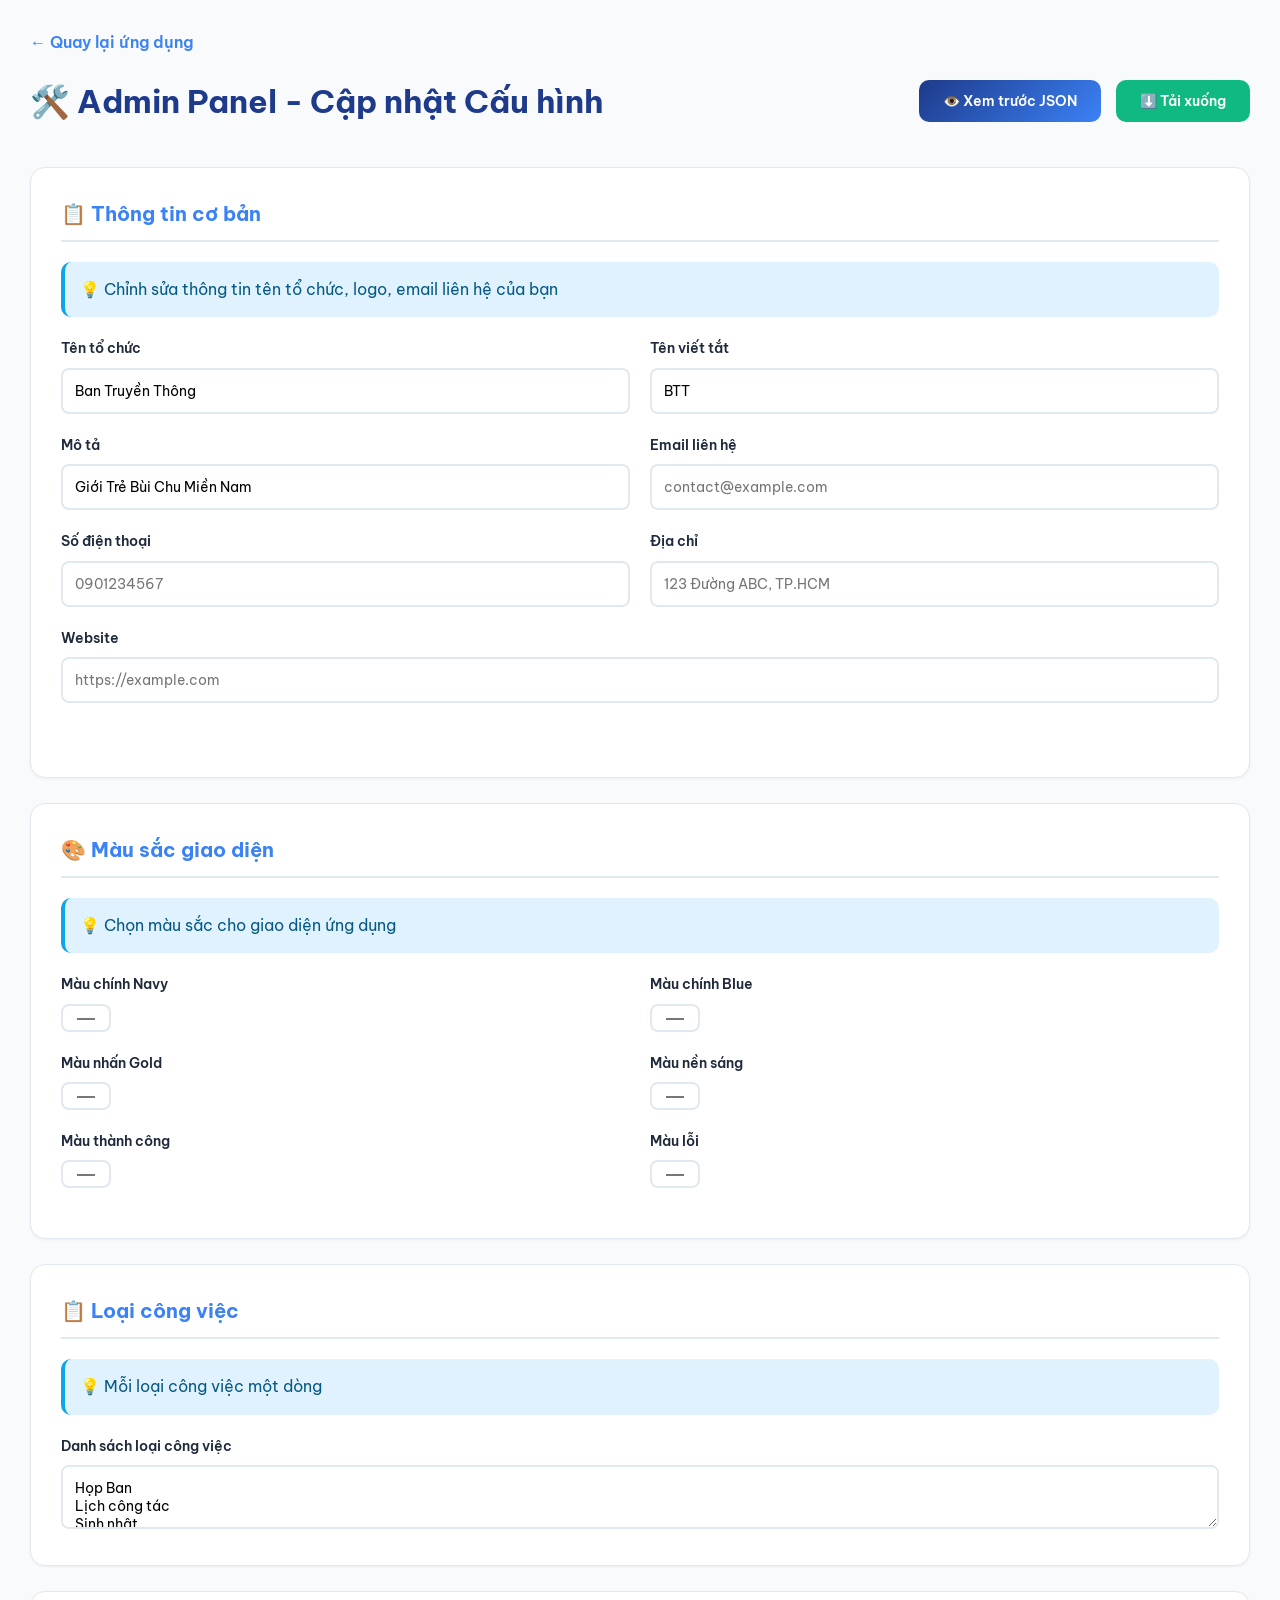
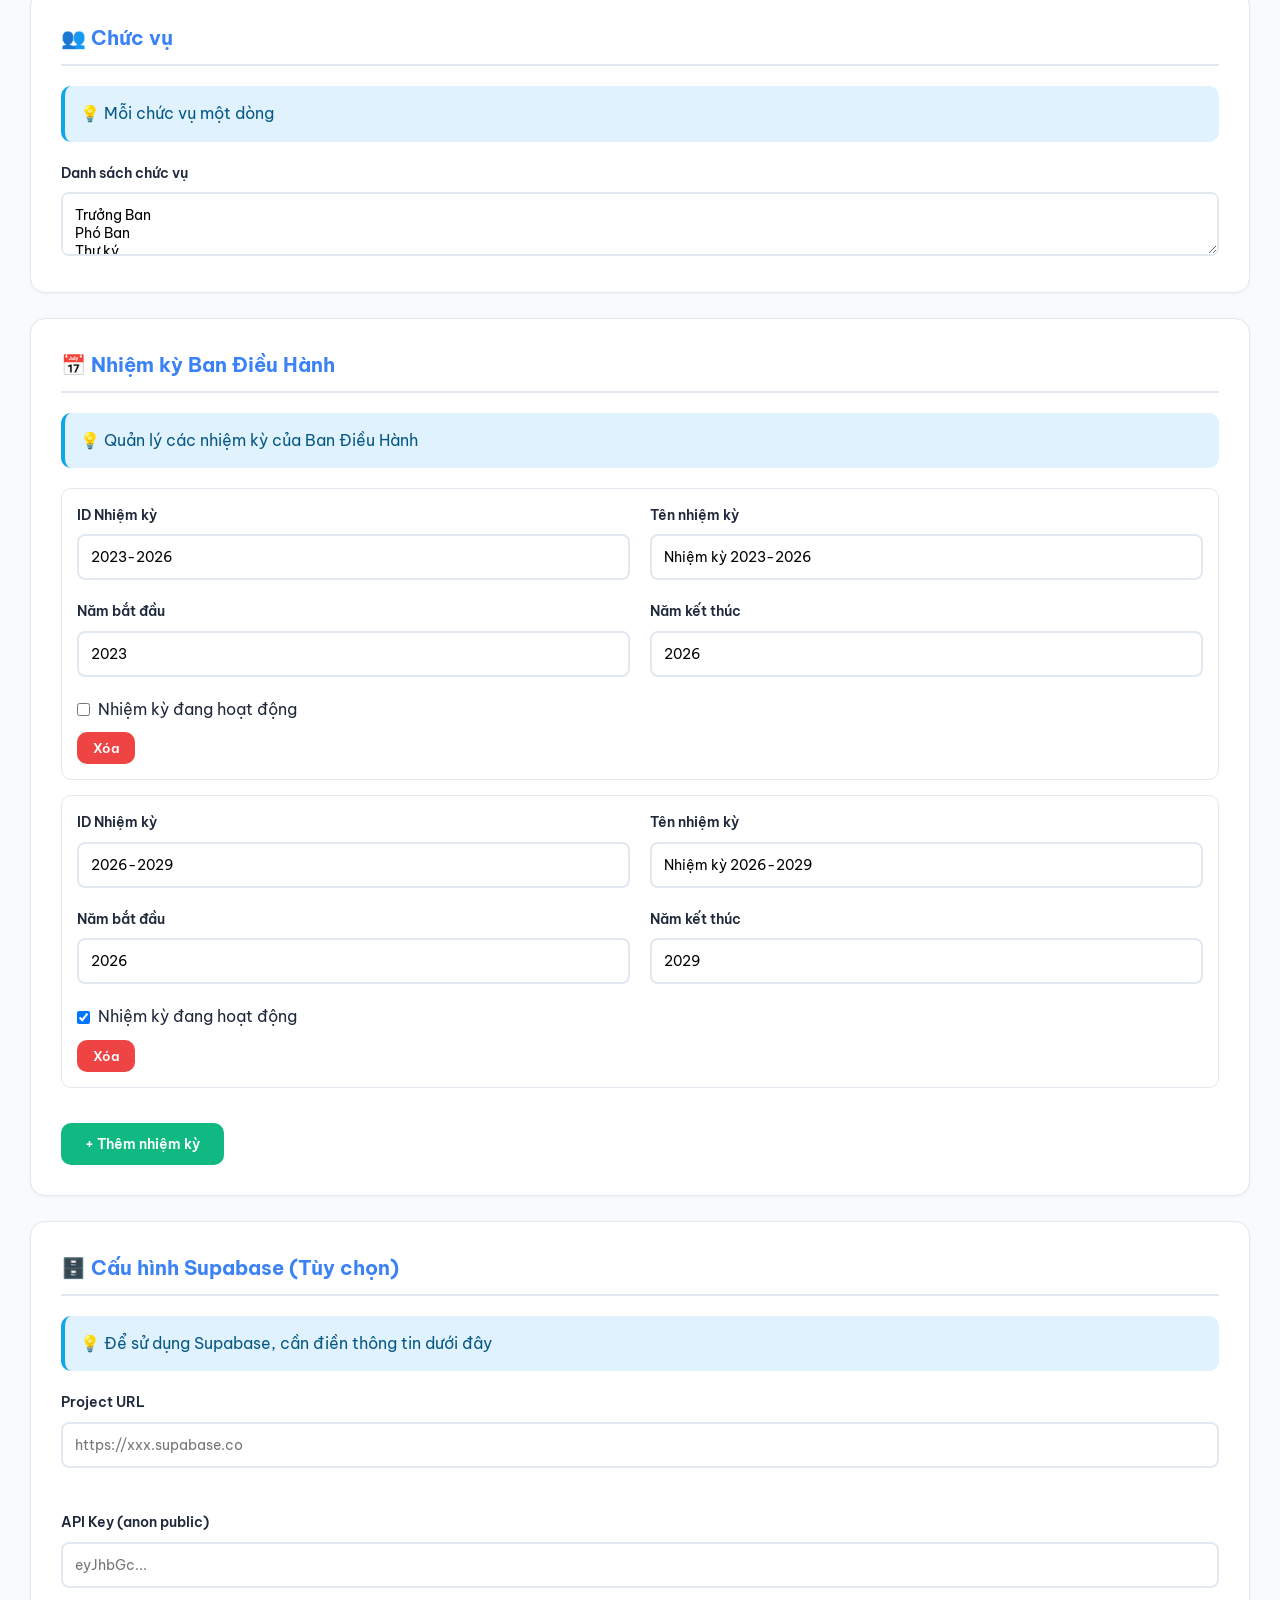
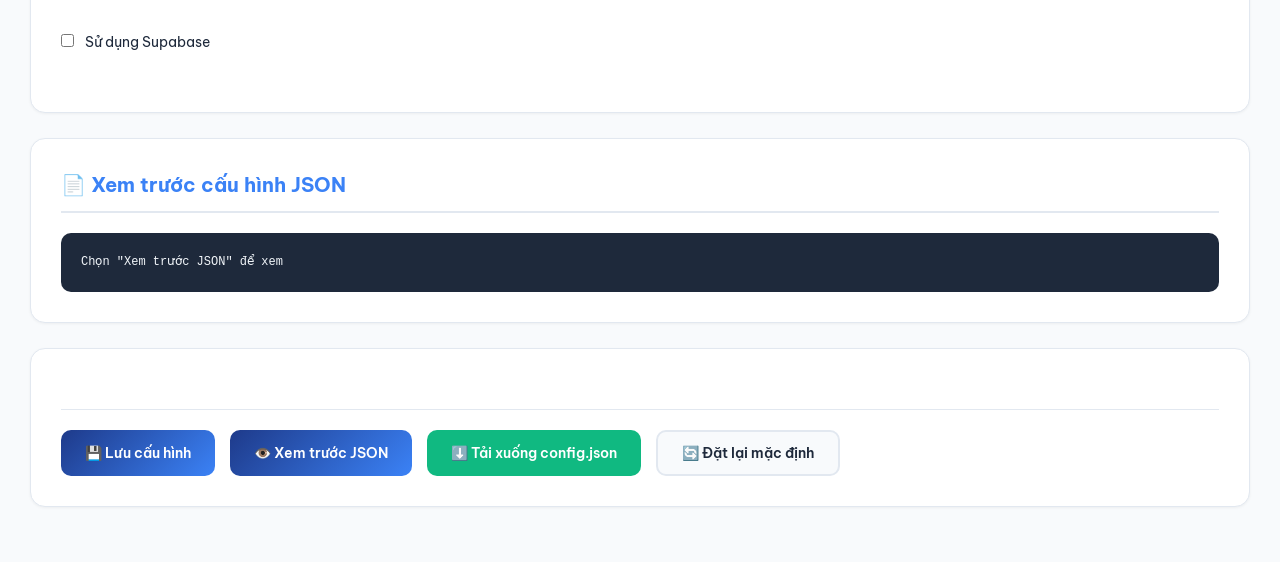
<file: admin.html>
<!DOCTYPE html>
<html lang="vi">
<head>
    <meta charset="UTF-8">
    <meta name="viewport" content="width=device-width, initial-scale=1.0">
    <title>Admin Panel - Ban Truyền Thông</title>
    <link rel="preconnect" href="https://fonts.googleapis.com">
    <link rel="preconnect" href="https://fonts.gstatic.com" crossorigin>
    <link href="https://fonts.googleapis.com/css2?family=Be+Vietnam+Pro:wght@300;400;500;600;700&display=swap" rel="stylesheet">
    <link rel="stylesheet" href="style.css">
    <style>
        .admin-container {
            max-width: 1400px;
            margin: 0 auto;
            padding: 30px;
        }

        .admin-header {
            display: flex;
            justify-content: space-between;
            align-items: center;
            margin-bottom: 40px;
        }

        .admin-header h1 {
            font-size: 32px;
            font-weight: 700;
            color: var(--primary-navy);
        }

        .admin-buttons {
            display: flex;
            gap: 15px;
        }

        .config-section {
            background: white;
            padding: 30px;
            border-radius: 15px;
            margin-bottom: 25px;
            border: 1px solid var(--border-color);
            box-shadow: 0 1px 3px rgba(0,0,0,0.05);
        }

        .config-section h2 {
            color: var(--primary-blue);
            margin-bottom: 20px;
            font-size: 20px;
            font-weight: 700;
            border-bottom: 2px solid var(--border-color);
            padding-bottom: 10px;
        }

        .config-grid {
            display: grid;
            grid-template-columns: repeat(2, 1fr);
            gap: 20px;
            margin-bottom: 20px;
        }

        .form-group-admin {
            display: flex;
            flex-direction: column;
        }

        .form-group-admin label {
            margin-bottom: 8px;
            font-weight: 600;
            color: var(--text-dark);
            font-size: 14px;
        }

        .form-group-admin input,
        .form-group-admin select,
        .form-group-admin textarea {
            padding: 12px;
            border: 2px solid var(--border-color);
            border-radius: 8px;
            font-size: 14px;
            font-family: inherit;
            transition: all 0.3s;
            background: white;
        }

        .form-group-admin input:focus,
        .form-group-admin select:focus,
        .form-group-admin textarea:focus {
            outline: none;
            border-color: var(--primary-blue);
            box-shadow: 0 0 0 3px rgba(59, 130, 246, 0.1);
        }

        .textarea-full {
            grid-column: 1 / -1;
            min-height: 100px;
        }

        .button-group {
            display: flex;
            gap: 15px;
            margin-top: 30px;
            border-top: 1px solid var(--border-color);
            padding-top: 20px;
        }

        .message-box {
            padding: 15px 20px;
            border-radius: 10px;
            margin-bottom: 20px;
            display: none;
        }

        .message-box.success {
            background: #d1fae5;
            color: #065f46;
            display: block;
        }

        .message-box.error {
            background: #fee2e2;
            color: #991b1b;
            display: block;
        }

        .json-preview {
            background: #1e293b;
            color: #f1f5f9;
            padding: 20px;
            border-radius: 10px;
            font-family: 'Courier New', monospace;
            font-size: 12px;
            overflow-x: auto;
            max-height: 400px;
            overflow-y: auto;
            white-space: pre-wrap;
            word-break: break-all;
            margin-top: 20px;
        }

        .info-box {
            background: #e0f2fe;
            color: #075985;
            padding: 15px;
            border-radius: 10px;
            border-left: 4px solid #0ea5e9;
            margin-bottom: 20px;
        }

        .back-button {
            display: inline-block;
            margin-bottom: 20px;
            color: var(--primary-blue);
            text-decoration: none;
            font-weight: 600;
        }

        .back-button:hover {
            text-decoration: underline;
        }
    </style>
</head>
<body style="background: var(--bg-light);">
    <div class="admin-container">
        <a href="index.html" class="back-button">← Quay lại ứng dụng</a>

        <div class="admin-header">
            <h1>🛠️ Admin Panel - Cập nhật Cấu hình</h1>
            <div class="admin-buttons">
                <button class="btn btn-primary" onclick="previewConfig()">👁️ Xem trước JSON</button>
                <button class="btn btn-success" onclick="downloadConfig()">⬇️ Tải xuống</button>
            </div>
        </div>

        <div id="messageBox" class="message-box"></div>

        <!-- SECTION 1: Thông tin cơ bản -->
        <div class="config-section">
            <h2>📋 Thông tin cơ bản</h2>

            <div class="info-box">
                💡 Chỉnh sửa thông tin tên tổ chức, logo, email liên hệ của bạn
            </div>

            <div class="config-grid">
                <div class="form-group-admin">
                    <label>Tên tổ chức</label>
                    <input type="text" id="siteName" placeholder="Ban Truyền Thông">
                </div>
                <div class="form-group-admin">
                    <label>Tên viết tắt</label>
                    <input type="text" id="shortName" placeholder="BTT">
                </div>
                <div class="form-group-admin">
                    <label>Mô tả</label>
                    <input type="text" id="description" placeholder="Hệ thống quản lý nội bộ">
                </div>
                <div class="form-group-admin">
                    <label>Email liên hệ</label>
                    <input type="email" id="email" placeholder="contact@example.com">
                </div>
                <div class="form-group-admin">
                    <label>Số điện thoại</label>
                    <input type="tel" id="phone" placeholder="0901234567">
                </div>
                <div class="form-group-admin">
                    <label>Địa chỉ</label>
                    <input type="text" id="address" placeholder="123 Đường ABC, TP.HCM">
                </div>
                <div class="form-group-admin textarea-full">
                    <label>Website</label>
                    <input type="text" id="website" placeholder="https://example.com">
                </div>
            </div>
        </div>

        <!-- SECTION 2: Màu sắc -->
        <div class="config-section">
            <h2>🎨 Màu sắc giao diện</h2>

            <div class="info-box">
                💡 Chọn màu sắc cho giao diện ứng dụng
            </div>

            <div class="config-grid">
                <div class="form-group-admin">
                    <label>Màu chính Navy</label>
                    <input type="color" id="primaryNavy" value="#1e3a8a">
                </div>
                <div class="form-group-admin">
                    <label>Màu chính Blue</label>
                    <input type="color" id="primaryBlue" value="#3b82f6">
                </div>
                <div class="form-group-admin">
                    <label>Màu nhấn Gold</label>
                    <input type="color" id="accentGold" value="#fbbf24">
                </div>
                <div class="form-group-admin">
                    <label>Màu nền sáng</label>
                    <input type="color" id="bgLight" value="#f8fafc">
                </div>
                <div class="form-group-admin">
                    <label>Màu thành công</label>
                    <input type="color" id="success" value="#10b981">
                </div>
                <div class="form-group-admin">
                    <label>Màu lỗi</label>
                    <input type="color" id="danger" value="#ef4444">
                </div>
            </div>
        </div>

        <!-- SECTION 3: Loại công việc -->
        <div class="config-section">
            <h2>📋 Loại công việc</h2>

            <div class="info-box">
                💡 Mỗi loại công việc một dòng
            </div>

            <div class="form-group-admin textarea-full">
                <label>Danh sách loại công việc</label>
                <textarea id="workTypes" placeholder="Họp Ban&#10;Lịch công tác&#10;Sinh nhật&#10;Sự kiện&#10;Deadline&#10;Content đăng bài">Họp Ban
Lịch công tác
Sinh nhật
Sự kiện
Deadline
Content đăng bài
Livestream
Chương trình</textarea>
            </div>
        </div>

        <!-- SECTION 4: Chức vụ -->
        <div class="config-section">
            <h2>👥 Chức vụ</h2>

            <div class="info-box">
                💡 Mỗi chức vụ một dòng
            </div>

            <div class="form-group-admin textarea-full">
                <label>Danh sách chức vụ</label>
                <textarea id="positions" placeholder="Trưởng Ban&#10;Phó Ban&#10;Thành viên">Trưởng Ban
Phó Ban
Thư ký
Thủ quỹ
Trưởng nhóm
Thành viên</textarea>
            </div>
        </div>

        <!-- SECTION 5: Nhiệm kỳ BĐH -->
        <div class="config-section">
            <h2>📅 Nhiệm kỳ Ban Điều Hành</h2>

            <div class="info-box">
                💡 Quản lý các nhiệm kỳ của Ban Điều Hành
            </div>

            <div id="termsContainer"></div>

            <button class="btn btn-success" onclick="addTerm()" style="margin-top: 20px;">
                + Thêm nhiệm kỳ
            </button>
        </div>

        <!-- SECTION 6: Cấu hình Supabase -->
        <div class="config-section">
            <h2>🗄️ Cấu hình Supabase (Tùy chọn)</h2>

            <div class="info-box">
                💡 Để sử dụng Supabase, cần điền thông tin dưới đây
            </div>

            <div class="config-grid">
                <div class="form-group-admin form-group-admin textarea-full">
                    <label>Project URL</label>
                    <input type="text" id="supabaseUrl" placeholder="https://xxx.supabase.co">
                </div>
                <div class="form-group-admin form-group-admin textarea-full">
                    <label>API Key (anon public)</label>
                    <input type="text" id="supabaseKey" placeholder="eyJhbGc...">
                </div>
                <div class="form-group-admin">
                    <label>
                        <input type="checkbox" id="useSupabase">
                        <span style="font-weight: 400; margin-left: 8px;">Sử dụng Supabase</span>
                    </label>
                </div>
            </div>
        </div>

        <!-- SECTION 7: Xem JSON -->
        <div class="config-section">
            <h2>📄 Xem trước cấu hình JSON</h2>
            <div class="json-preview" id="jsonPreview">Chọn "Xem trước JSON" để xem</div>
        </div>

        <!-- Buttons -->
        <div class="config-section">
            <div class="button-group">
                <button class="btn btn-primary" onclick="saveConfig()">💾 Lưu cấu hình</button>
                <button class="btn btn-primary" onclick="previewConfig()">👁️ Xem trước JSON</button>
                <button class="btn btn-success" onclick="downloadConfig()">⬇️ Tải xuống config.json</button>
                <button class="btn btn-secondary" onclick="resetConfig()">🔄 Đặt lại mặc định</button>
            </div>
        </div>
    </div>

    <script src="offline.js"></script><script>
        let config = {
            version: "1.0.0",
            site: { name: "Ban Truyền Thông", shortName: "BTT" },
            organization: {},
            theme: {},
            settings: { terms: [], workTypes: [], positions: [] }
        };

        // Load config
        async function loadCurrentConfig() {
            try {
                const saved = localStorage.getItem('config') || JSON.stringify(location.protocol === 'file:' ? initialData.config : await (await fetch('config.json')).json());
                config = JSON.parse(saved);
                if (Object.keys(config).length === 0) {
                    config = getDefaultConfig();
                }
            } catch (error) {
                console.error('Load error:', error);
                config = getDefaultConfig();
            }
            populateForm();
        }

        // Populate form
        function populateForm() {
            document.getElementById('siteName').value = config.site?.name || 'Ban Truyền Thông';
            document.getElementById('shortName').value = config.site?.shortName || 'BTT';
            document.getElementById('description').value = config.site?.description || '';
            document.getElementById('email').value = config.organization?.email || '';
            document.getElementById('phone').value = config.organization?.phone || '';
            document.getElementById('address').value = config.organization?.address || '';
            document.getElementById('website').value = config.organization?.website || '';

            const theme = config.theme || {};
            document.getElementById('primaryNavy').value = theme.primaryNavy || '#1e3a8a';
            document.getElementById('primaryBlue').value = theme.primaryBlue || '#3b82f6';
            document.getElementById('accentGold').value = theme.accentGold || '#fbbf24';
            document.getElementById('bgLight').value = theme.bgLight || '#f8fafc';
            document.getElementById('success').value = theme.success || '#10b981';
            document.getElementById('danger').value = theme.danger || '#ef4444';

            const settings = config.settings || {};
            document.getElementById('workTypes').value = (settings.workTypes || []).join('\n');
            document.getElementById('positions').value = (settings.positions || []).join('\n');
            document.getElementById('supabaseUrl').value = config.api?.supabaseUrl || '';
            document.getElementById('supabaseKey').value = config.api?.supabaseKey || '';
            document.getElementById('useSupabase').checked = config.api?.useSupabase || false;

            renderTerms();
        }

        // Render terms
        function renderTerms() {
            const container = document.getElementById('termsContainer');
            container.innerHTML = '';

            const terms = config.settings?.terms || [];
            terms.forEach((term, index) => {
                container.innerHTML += `
                    <div style="border: 1px solid var(--border-color); padding: 15px; border-radius: 10px; margin-bottom: 15px;">
                        <div class="config-grid">
                            <div class="form-group-admin">
                                <label>ID Nhiệm kỳ</label>
                                <input type="text" value="${term.id}" onchange="updateTerm(${index}, 'id', this.value)">
                            </div>
                            <div class="form-group-admin">
                                <label>Tên nhiệm kỳ</label>
                                <input type="text" value="${term.name}" onchange="updateTerm(${index}, 'name', this.value)">
                            </div>
                            <div class="form-group-admin">
                                <label>Năm bắt đầu</label>
                                <input type="number" value="${term.startYear}" onchange="updateTerm(${index}, 'startYear', parseInt(this.value))">
                            </div>
                            <div class="form-group-admin">
                                <label>Năm kết thúc</label>
                                <input type="number" value="${term.endYear}" onchange="updateTerm(${index}, 'endYear', parseInt(this.value))">
                            </div>
                        </div>
                        <label style="margin-top: 10px; display: flex; align-items: center; gap: 8px;">
                            <input type="checkbox" ${term.active ? 'checked' : ''} onchange="updateTerm(${index}, 'active', this.checked)">
                            <span style="font-weight: 400;">Nhiệm kỳ đang hoạt động</span>
                        </label>
                        <button class="btn btn-sm btn-danger" style="margin-top: 10px;" onclick="removeTerm(${index})">Xóa</button>
                    </div>
                `;
            });
        }

        function updateTerm(index, field, value) {
            if (!config.settings.terms[index]) return;
            config.settings.terms[index][field] = value;
        }

        function addTerm() {
            const year = new Date().getFullYear();
            if (!config.settings.terms) config.settings.terms = [];
            config.settings.terms.push({
                id: `${year}-${year + 3}`,
                name: `Nhiệm kỳ ${year}-${year + 3}`,
                startYear: year,
                endYear: year + 3,
                active: false
            });
            renderTerms();
        }

        function removeTerm(index) {
            if (confirm('Xóa nhiệm kỳ này?')) {
                config.settings.terms.splice(index, 1);
                renderTerms();
            }
        }

        // Save config
        function saveConfig() {
            config.site = {
                ...config.site,
                name: document.getElementById('siteName').value,
                shortName: document.getElementById('shortName').value,
                description: document.getElementById('description').value
            };

            config.organization = {
                ...config.organization,
                email: document.getElementById('email').value,
                phone: document.getElementById('phone').value,
                address: document.getElementById('address').value,
                website: document.getElementById('website').value
            };

            config.theme = {
                ...config.theme,
                primaryNavy: document.getElementById('primaryNavy').value,
                primaryBlue: document.getElementById('primaryBlue').value,
                accentGold: document.getElementById('accentGold').value,
                bgLight: document.getElementById('bgLight').value,
                success: document.getElementById('success').value,
                danger: document.getElementById('danger').value
            };

            config.settings = config.settings || {};
            config.settings.workTypes = document.getElementById('workTypes').value.split('\n').filter(t => t.trim());
            config.settings.positions = document.getElementById('positions').value.split('\n').filter(p => p.trim());

            if (document.getElementById('useSupabase').checked) {
                config.api = {
                    useSupabase: true,
                    supabaseUrl: document.getElementById('supabaseUrl').value,
                    supabaseKey: document.getElementById('supabaseKey').value
                };
            }

            localStorage.setItem('config', JSON.stringify(config));
            showMessage('✅ Cấu hình đã được lưu!', 'success');
        }

        // Preview JSON
        function previewConfig() {
            saveConfig();
            document.getElementById('jsonPreview').textContent = JSON.stringify(config, null, 2);
            showMessage('👁️ Xem trước JSON ở trên', 'success');
        }

        // Download config
        function downloadConfig() {
            saveConfig();
            const blob = new Blob([JSON.stringify(config, null, 2)], { type: 'application/json' });
            const url = URL.createObjectURL(blob);
            const a = document.createElement('a');
            a.href = url;
            a.download = 'config.json';
            a.click();
            showMessage('⬇️ Đã tải xuống config.json', 'success');
        }

        // Reset config
        function resetConfig() {
            if (confirm('Đặt lại tất cả về mặc định?')) {
                config = getDefaultConfig();
                localStorage.removeItem('config');
                populateForm();
                showMessage('✅ Đặt lại cấu hình mặc định', 'success');
            }
        }

        function getDefaultConfig() {
            return structuredClone(initialData.config);
        }

        function showMessage(text, type) {
            const msg = document.getElementById('messageBox');
            msg.textContent = text;
            msg.className = `message-box ${type}`;
            setTimeout(() => { msg.className = 'message-box'; }, 5000);
        }

        // Load on page load
        window.onload = loadCurrentConfig;
    </script>
</body>
</html>
</file>
<file: style.css>
/* ============================================
   BAN TRUYỀN THÔNG - STYLESHEET
   Version: 1.0.0
   ============================================ */

* {
    margin: 0;
    padding: 0;
    box-sizing: border-box;
}

:root {
    /* Colors - Có thể override từ config.json */
    --primary-navy: #1e3a8a;
    --primary-blue: #3b82f6;
    --accent-gold: #fbbf24;
    --bg-light: #f8fafc;
    --bg-white: #ffffff;
    --text-dark: #1e293b;
    --text-gray: #64748b;
    --border-color: #e2e8f0;
    --success: #10b981;
    --danger: #ef4444;
    --warning: #f59e0b;
    --info: #0ea5e9;
    
    /* Shadows */
    --shadow-sm: 0 1px 3px rgba(0,0,0,0.05);
    --shadow-md: 0 4px 6px rgba(0,0,0,0.07);
    --shadow-lg: 0 10px 25px rgba(0,0,0,0.1);
    --shadow-xl: 0 20px 40px rgba(0,0,0,0.15);
    
    /* Border Radius */
    --radius-sm: 8px;
    --radius-md: 10px;
    --radius-lg: 15px;
    --radius-xl: 20px;
    --radius-full: 9999px;
    
    /* Transitions */
    --transition-fast: 0.15s ease;
    --transition-base: 0.3s ease;
    --transition-slow: 0.5s ease;
}

/* Dark Mode */
body.dark-mode {
    --bg-light: #0f172a;
    --bg-white: #1e293b;
    --text-dark: #f1f5f9;
    --text-gray: #94a3b8;
    --border-color: #334155;
}

/* Base Styles */
body {
    font-family: 'Be Vietnam Pro', -apple-system, BlinkMacSystemFont, 'Segoe UI', sans-serif;
    background: var(--bg-light);
    color: var(--text-dark);
    line-height: 1.6;
    -webkit-font-smoothing: antialiased;
    -moz-osx-font-smoothing: grayscale;
    
    /* Prevent selection & download */
    -webkit-user-select: none;
    -moz-user-select: none;
    -ms-user-select: none;
    user-select: none;
    -webkit-touch-callout: none;
}

/* Loading Screen */
.loading-screen {
    position: fixed;
    top: 0;
    left: 0;
    width: 100%;
    height: 100%;
    background: linear-gradient(135deg, var(--primary-navy) 0%, var(--primary-blue) 100%);
    display: flex;
    flex-direction: column;
    justify-content: center;
    align-items: center;
    z-index: 99999;
    transition: opacity 0.5s, visibility 0.5s;
}

.loading-screen.hidden {
    opacity: 0;
    visibility: hidden;
}

.loader {
    width: 60px;
    height: 60px;
    border: 4px solid rgba(255,255,255,0.2);
    border-top: 4px solid white;
    border-radius: 50%;
    animation: spin 1s linear infinite;
}

.loading-text {
    color: white;
    margin-top: 20px;
    font-size: 16px;
    font-weight: 500;
}

@keyframes spin {
    0% { transform: rotate(0deg); }
    100% { transform: rotate(360deg); }
}

/* Login Screen */
.login-screen {
    position: fixed;
    top: 0;
    left: 0;
    width: 100%;
    height: 100%;
    background: linear-gradient(135deg, var(--primary-navy) 0%, var(--primary-blue) 100%);
    display: none;
    justify-content: center;
    align-items: center;
    z-index: 9999;
    padding: 20px;
}

.login-screen.active {
    display: flex;
}

.login-box {
    background: var(--bg-white);
    padding: 50px;
    border-radius: var(--radius-xl);
    box-shadow: var(--shadow-xl);
    width: 100%;
    max-width: 450px;
    animation: slideUp 0.4s ease;
}

@keyframes slideUp {
    from {
        opacity: 0;
        transform: translateY(30px);
    }
    to {
        opacity: 1;
        transform: translateY(0);
    }
}

.login-logo {
    text-align: center;
    margin-bottom: 30px;
}

.login-logo img {
    width: 80px;
    height: 80px;
    border-radius: 50%;
    object-fit: cover;
    margin-bottom: 15px;
    box-shadow: var(--shadow-md);
}

.login-logo h2 {
    color: var(--primary-navy);
    font-size: 24px;
    font-weight: 700;
    margin-bottom: 5px;
}

.login-logo p {
    color: var(--text-gray);
    font-size: 14px;
}

/* Form Elements */
.form-group {
    margin-bottom: 20px;
}

.form-group label {
    display: block;
    margin-bottom: 8px;
    color: var(--text-dark);
    font-weight: 600;
    font-size: 14px;
}

.form-group input,
.form-group select,
.form-group textarea {
    width: 100%;
    padding: 12px 16px;
    border: 2px solid var(--border-color);
    border-radius: var(--radius-md);
    font-size: 14px;
    font-family: inherit;
    transition: all var(--transition-base);
    background: var(--bg-white);
    color: var(--text-dark);
}

.form-group input:focus,
.form-group select:focus,
.form-group textarea:focus {
    outline: none;
    border-color: var(--primary-blue);
    box-shadow: 0 0 0 3px rgba(59, 130, 246, 0.1);
}

.form-group textarea {
    resize: vertical;
    min-height: 100px;
}

.form-grid {
    display: grid;
    grid-template-columns: repeat(2, 1fr);
    gap: 20px;
}

.form-grid-full {
    grid-column: 1 / -1;
}

/* Buttons */
.btn {
    padding: 12px 24px;
    border: none;
    border-radius: var(--radius-md);
    cursor: pointer;
    font-weight: 600;
    font-size: 14px;
    transition: all var(--transition-base);
    display: inline-flex;
    align-items: center;
    justify-content: center;
    gap: 8px;
    font-family: inherit;
    text-decoration: none;
    white-space: nowrap;
}

.btn-primary {
    background: linear-gradient(135deg, var(--primary-navy) 0%, var(--primary-blue) 100%);
    color: white;
}

.btn-primary:hover {
    transform: translateY(-2px);
    box-shadow: var(--shadow-lg);
}

.btn-secondary {
    background: var(--bg-light);
    color: var(--text-dark);
    border: 2px solid var(--border-color);
}

.btn-secondary:hover {
    border-color: var(--primary-blue);
    color: var(--primary-blue);
}

.btn-success {
    background: var(--success);
    color: white;
}

.btn-danger {
    background: var(--danger);
    color: white;
}

.btn-warning {
    background: var(--warning);
    color: white;
}

.btn-info {
    background: var(--info);
    color: white;
}

.btn-sm {
    padding: 8px 16px;
    font-size: 13px;
}

.btn-lg {
    padding: 16px 32px;
    font-size: 16px;
}

.btn-block {
    width: 100%;
}

.btn:disabled {
    opacity: 0.5;
    cursor: not-allowed;
}

.btn-login {
    width: 100%;
    padding: 14px;
    background: linear-gradient(135deg, var(--primary-navy) 0%, var(--primary-blue) 100%);
    color: white;
    border: none;
    border-radius: var(--radius-md);
    font-size: 16px;
    font-weight: 600;
    cursor: pointer;
    transition: all var(--transition-base);
}

.btn-login:hover {
    transform: translateY(-2px);
    box-shadow: var(--shadow-lg);
}

/* Forgot Password Link */
.forgot-password {
    text-align: center;
    margin-top: 15px;
}

.forgot-password a {
    color: var(--primary-blue);
    text-decoration: none;
    font-size: 14px;
    font-weight: 500;
    transition: all var(--transition-fast);
}

.forgot-password a:hover {
    text-decoration: underline;
    color: var(--primary-navy);
}

/* Messages */
.message {
    padding: 15px 20px;
    border-radius: var(--radius-md);
    margin-bottom: 20px;
    display: none;
    align-items: center;
    gap: 10px;
    animation: slideDown 0.3s ease;
}

.message.show {
    display: flex;
}

.message.success {
    background: #d1fae5;
    color: #065f46;
    border-left: 4px solid var(--success);
}

.message.error {
    background: #fee2e2;
    color: #991b1b;
    border-left: 4px solid var(--danger);
}

.message.warning {
    background: #fef3c7;
    color: #92400e;
    border-left: 4px solid var(--warning);
}

.message.info {
    background: #e0f2fe;
    color: #075985;
    border-left: 4px solid var(--info);
}

@keyframes slideDown {
    from {
        opacity: 0;
        transform: translateY(-10px);
    }
    to {
        opacity: 1;
        transform: translateY(0);
    }
}

/* App Container */
.app-container {
    display: none;
    height: 100vh;
    overflow: hidden;
}

.app-container.active {
    display: flex;
}

/* Sidebar */
.sidebar {
    width: 280px;
    background: var(--bg-white);
    border-right: 1px solid var(--border-color);
    display: flex;
    flex-direction: column;
    transition: all var(--transition-base);
    position: relative;
    z-index: 100;
}

.sidebar.collapsed {
    width: 80px;
}

.sidebar-header {
    padding: 25px 20px;
    border-bottom: 1px solid var(--border-color);
    display: flex;
    align-items: center;
    gap: 15px;
}

.sidebar-logo {
    width: 50px;
    height: 50px;
    border-radius: 12px;
    object-fit: cover;
    cursor: pointer;
    transition: transform var(--transition-base);
}

.sidebar-logo:hover {
    transform: scale(1.05);
}

.sidebar-title {
    flex: 1;
    transition: opacity var(--transition-base);
}

.sidebar.collapsed .sidebar-title {
    opacity: 0;
    display: none;
}

.sidebar-title h1 {
    font-size: 18px;
    font-weight: 700;
    color: var(--primary-navy);
    margin-bottom: 2px;
}

.sidebar-title p {
    font-size: 12px;
    color: var(--text-gray);
}

.sidebar-nav {
    flex: 1;
    padding: 20px 10px;
    overflow-y: auto;
}

.sidebar-nav::-webkit-scrollbar {
    width: 6px;
}

.sidebar-nav::-webkit-scrollbar-thumb {
    background: var(--border-color);
    border-radius: 3px;
}

.nav-item {
    display: flex;
    align-items: center;
    gap: 15px;
    padding: 12px 15px;
    margin-bottom: 5px;
    border-radius: var(--radius-md);
    cursor: pointer;
    transition: all var(--transition-base);
    color: var(--text-gray);
    font-weight: 500;
    font-size: 14px;
    position: relative;
}

.nav-item:hover {
    background: var(--bg-light);
    color: var(--primary-blue);
}

.nav-item.active {
    background: linear-gradient(135deg, var(--primary-navy) 0%, var(--primary-blue) 100%);
    color: white;
    box-shadow: var(--shadow-md);
}

.nav-item i {
    font-size: 20px;
    width: 24px;
    text-align: center;
    font-style: normal;
}

.sidebar.collapsed .nav-item span {
    display: none;
}

.sidebar.collapsed .nav-item {
    justify-content: center;
}

.sidebar-footer {
    padding: 20px;
    border-top: 1px solid var(--border-color);
}

.user-profile {
    display: flex;
    align-items: center;
    gap: 12px;
    cursor: pointer;
    padding: 10px;
    border-radius: var(--radius-md);
    transition: all var(--transition-base);
}

.user-profile:hover {
    background: var(--bg-light);
}

.user-avatar {
    width: 45px;
    height: 45px;
    border-radius: 50%;
    object-fit: cover;
    border: 2px solid var(--accent-gold);
    transition: transform var(--transition-base);
}

.user-profile:hover .user-avatar {
    transform: scale(1.05);
}

.user-info {
    flex: 1;
    transition: opacity var(--transition-base);
}

.sidebar.collapsed .user-info {
    opacity: 0;
    display: none;
}

.user-info h4 {
    font-size: 14px;
    font-weight: 600;
    color: var(--text-dark);
}

.user-info p {
    font-size: 12px;
    color: var(--text-gray);
}

/* Main Content */
.main-content {
    flex: 1;
    display: flex;
    flex-direction: column;
    overflow: hidden;
    background: var(--bg-light);
}

/* Top Bar */
.top-bar {
    background: var(--bg-white);
    border-bottom: 1px solid var(--border-color);
    padding: 20px 30px;
    display: flex;
    justify-content: space-between;
    align-items: center;
    box-shadow: var(--shadow-sm);
    position: relative;
    z-index: 90;
}

.top-bar-left {
    display: flex;
    align-items: center;
    gap: 20px;
}

.menu-toggle {
    font-size: 24px;
    cursor: pointer;
    color: var(--text-gray);
    transition: color var(--transition-fast);
    padding: 8px;
    border-radius: var(--radius-sm);
}

.menu-toggle:hover {
    color: var(--primary-blue);
    background: var(--bg-light);
}

.search-bar {
    position: relative;
}

.search-bar input {
    width: 350px;
    padding: 10px 40px 10px 15px;
    border: 2px solid var(--border-color);
    border-radius: var(--radius-md);
    font-size: 14px;
    background: var(--bg-light);
    transition: all var(--transition-base);
}

.search-bar input:focus {
    outline: none;
    border-color: var(--primary-blue);
    background: var(--bg-white);
    box-shadow: 0 0 0 3px rgba(59, 130, 246, 0.1);
}

.search-bar i {
    position: absolute;
    right: 15px;
    top: 50%;
    transform: translateY(-50%);
    color: var(--text-gray);
    font-style: normal;
}

.top-bar-right {
    display: flex;
    align-items: center;
    gap: 15px;
}

.icon-btn {
    width: 40px;
    height: 40px;
    border-radius: var(--radius-md);
    background: var(--bg-light);
    border: none;
    cursor: pointer;
    display: flex;
    align-items: center;
    justify-content: center;
    font-size: 18px;
    transition: all var(--transition-base);
    position: relative;
}

.icon-btn:hover {
    background: var(--border-color);
    transform: translateY(-2px);
}

.theme-toggle {
    width: 40px;
    height: 40px;
    border-radius: var(--radius-md);
    background: var(--bg-light);
    border: none;
    cursor: pointer;
    display: flex;
    align-items: center;
    justify-content: center;
    font-size: 18px;
    transition: all var(--transition-base);
}

.theme-toggle:hover {
    background: var(--border-color);
    transform: rotate(15deg);
}

.notification-btn {
    position: relative;
    width: 40px;
    height: 40px;
    border-radius: var(--radius-md);
    background: var(--bg-light);
    border: none;
    cursor: pointer;
    display: flex;
    align-items: center;
    justify-content: center;
    font-size: 18px;
    transition: all var(--transition-base);
}

.notification-btn:hover {
    background: var(--border-color);
    transform: translateY(-2px);
}

.notification-badge {
    position: absolute;
    top: -5px;
    right: -5px;
    background: var(--danger);
    color: white;
    width: 20px;
    height: 20px;
    border-radius: 50%;
    font-size: 11px;
    display: flex;
    align-items: center;
    justify-content: center;
    font-weight: 600;
    animation: pulse 2s infinite;
}

@keyframes pulse {
    0%, 100% { transform: scale(1); }
    50% { transform: scale(1.1); }
}

.btn-logout {
    padding: 10px 20px;
    background: var(--danger);
    color: white;
    border: none;
    border-radius: var(--radius-md);
    cursor: pointer;
    font-weight: 600;
    font-size: 14px;
    transition: all var(--transition-base);
}

.btn-logout:hover {
    background: #dc2626;
    transform: translateY(-2px);
    box-shadow: var(--shadow-md);
}

/* Content Wrapper */
.content-wrapper {
    flex: 1;
    overflow-y: auto;
    padding: 30px;
}

.content-wrapper::-webkit-scrollbar {
    width: 10px;
}

.content-wrapper::-webkit-scrollbar-thumb {
    background: var(--border-color);
    border-radius: 5px;
}

.content-wrapper::-webkit-scrollbar-track {
    background: var(--bg-light);
}

.content-header {
    display: flex;
    justify-content: space-between;
    align-items: center;
    margin-bottom: 30px;
}

.content-header h2 {
    font-size: 28px;
    font-weight: 700;
    color: var(--text-dark);
}

.content-header p {
    color: var(--text-gray);
    margin-top: 5px;
    font-size: 14px;
}

.header-actions {
    display: flex;
    gap: 15px;
}

/* Cards */
.card {
    background: var(--bg-white);
    border-radius: var(--radius-lg);
    padding: 25px;
    box-shadow: var(--shadow-sm);
    border: 1px solid var(--border-color);
    margin-bottom: 20px;
    transition: all var(--transition-base);
}

.card:hover {
    box-shadow: var(--shadow-md);
}

.card-header {
    display: flex;
    justify-content: space-between;
    align-items: center;
    margin-bottom: 20px;
    padding-bottom: 15px;
    border-bottom: 1px solid var(--border-color);
}

.card-header h3 {
    font-size: 18px;
    font-weight: 700;
    color: var(--text-dark);
}

.card-body {
    padding: 0;
}

/* Stats Grid */
.stats-grid {
    display: grid;
    grid-template-columns: repeat(auto-fit, minmax(250px, 1fr));
    gap: 20px;
    margin-bottom: 30px;
}

.stat-card {
    background: linear-gradient(135deg, var(--primary-navy) 0%, var(--primary-blue) 100%);
    color: white;
    padding: 25px;
    border-radius: var(--radius-lg);
    position: relative;
    overflow: hidden;
    transition: transform var(--transition-base);
}

.stat-card:hover {
    transform: translateY(-5px);
    box-shadow: var(--shadow-lg);
}

.stat-card::before {
    content: '';
    position: absolute;
    top: -50%;
    right: -20%;
    width: 200px;
    height: 200px;
    background: rgba(255,255,255,0.1);
    border-radius: 50%;
}

.stat-card-content {
    position: relative;
    z-index: 1;
}

.stat-card h3 {
    font-size: 36px;
    font-weight: 700;
    margin-bottom: 10px;
}

.stat-card p {
    font-size: 14px;
    opacity: 0.9;
}

.stat-card i {
    position: absolute;
    bottom: 20px;
    right: 20px;
    font-size: 50px;
    opacity: 0.2;
    font-style: normal;
}

/* Work Item */
.work-item {
    background: var(--bg-white);
    border: 1px solid var(--border-color);
    border-left: 4px solid var(--primary-blue);
    border-radius: var(--radius-md);
    padding: 20px;
    margin-bottom: 15px;
    transition: all var(--transition-base);
}

.work-item:hover {
    box-shadow: var(--shadow-md);
    transform: translateX(5px);
}

.work-item h4 {
    font-size: 16px;
    font-weight: 600;
    color: var(--text-dark);
    margin-bottom: 10px;
}

.work-item-meta {
    display: flex;
    gap: 20px;
    flex-wrap: wrap;
    font-size: 13px;
    color: var(--text-gray);
}

/* Badge */
.badge {
    display: inline-block;
    padding: 6px 12px;
    border-radius: var(--radius-full);
    font-size: 12px;
    font-weight: 600;
}

.badge-pending { background: #fef3c7; color: #92400e; }
.badge-inprogress { background: #dbeafe; color: #1e40af; }
.badge-completed { background: #d1fae5; color: #065f46; }
.badge-cancelled { background: #fee2e2; color: #991b1b; }
.badge-admin { background: var(--accent-gold); color: #78350f; }
.badge-user { background: var(--bg-light); color: var(--text-gray); }

/* Modal */
.modal {
    display: none;
    position: fixed;
    top: 0;
    left: 0;
    width: 100%;
    height: 100%;
    background: rgba(0,0,0,0.6);
    backdrop-filter: blur(4px);
    z-index: 10000;
    justify-content: center;
    align-items: center;
    animation: fadeIn 0.3s;
}

.modal.active {
    display: flex;
}

.modal-content {
    background: var(--bg-white);
    padding: 0;
    border-radius: var(--radius-xl);
    width: 90%;
    max-width: 700px;
    max-height: 90vh;
    overflow: hidden;
    display: flex;
    flex-direction: column;
    animation: modalSlideUp 0.3s ease;
    box-shadow: var(--shadow-xl);
}

@keyframes modalSlideUp {
    from {
        transform: translateY(50px);
        opacity: 0;
    }
    to {
        transform: translateY(0);
        opacity: 1;
    }
}

.modal-header {
    padding: 25px 30px;
    border-bottom: 1px solid var(--border-color);
    display: flex;
    justify-content: space-between;
    align-items: center;
}

.modal-header h3 {
    font-size: 20px;
    font-weight: 700;
    color: var(--text-dark);
}

.close-modal {
    width: 35px;
    height: 35px;
    border-radius: 50%;
    background: var(--bg-light);
    border: none;
    cursor: pointer;
    font-size: 20px;
    color: var(--text-gray);
    transition: all var(--transition-base);
    display: flex;
    align-items: center;
    justify-content: center;
}

.close-modal:hover {
    background: var(--danger);
    color: white;
    transform: rotate(90deg);
}

.modal-body {
    padding: 30px;
    overflow-y: auto;
    flex: 1;
}

.modal-body::-webkit-scrollbar {
    width: 6px;
}

.modal-body::-webkit-scrollbar-thumb {
    background: var(--border-color);
    border-radius: 3px;
}

.modal-footer {
    padding: 20px 30px;
    border-top: 1px solid var(--border-color);
    display: flex;
    justify-content: flex-end;
    gap: 15px;
}

/* Tab Content */
.tab-content {
    display: none;
}

.tab-content.active {
    display: block;
    animation: fadeIn 0.3s;
}

/* Empty State */
.empty-state {
    text-align: center;
    padding: 60px 20px;
}

.empty-state i {
    font-size: 64px;
    color: var(--text-gray);
    opacity: 0.5;
    margin-bottom: 20px;
    font-style: normal;
}

.empty-state h3 {
    font-size: 20px;
    color: var(--text-dark);
    margin-bottom: 10px;
}

.empty-state p {
    color: var(--text-gray);
    margin-bottom: 25px;
}

/* Table */
.table-container {
    overflow-x: auto;
    border-radius: var(--radius-md);
    border: 1px solid var(--border-color);
}

table {
    width: 100%;
    border-collapse: collapse;
}

th {
    background: var(--bg-light);
    padding: 15px;
    text-align: left;
    font-weight: 600;
    font-size: 13px;
    color: var(--text-gray);
    text-transform: uppercase;
    letter-spacing: 0.5px;
    border-bottom: 2px solid var(--border-color);
}

td {
    padding: 15px;
    border-bottom: 1px solid var(--border-color);
    font-size: 14px;
}

tr:last-child td {
    border-bottom: none;
}

tr:hover {
    background: var(--bg-light);
}

/* Filter Section */
.filter-section {
    background: var(--bg-light);
    padding: 20px;
    border-radius: var(--radius-lg);
    margin-bottom: 25px;
    display: flex;
    gap: 15px;
    flex-wrap: wrap;
    align-items: center;
}

/* Avatar Upload */
.avatar-upload {
    text-align: center;
    margin-bottom: 25px;
}

.avatar-preview {
    width: 120px;
    height: 120px;
    border-radius: 50%;
    object-fit: cover;
    margin: 0 auto 15px;
    border: 4px solid var(--border-color);
    cursor: pointer;
    transition: all var(--transition-base);
}

.avatar-preview:hover {
    border-color: var(--primary-blue);
    transform: scale(1.05);
}

/* Upload Area */
.upload-area {
    border: 2px dashed var(--border-color);
    border-radius: var(--radius-lg);
    padding: 40px;
    text-align: center;
    cursor: pointer;
    transition: all var(--transition-base);
}

.upload-area:hover {
    border-color: var(--primary-blue);
    background: var(--bg-light);
}

.upload-area i {
    font-size: 48px;
    color: var(--text-gray);
    margin-bottom: 15px;
    font-style: normal;
}

.upload-area p {
    color: var(--text-gray);
    font-size: 14px;
}

/* Member Grid */
.member-grid {
    display: grid;
    grid-template-columns: repeat(auto-fill, minmax(300px, 1fr));
    gap: 20px;
}

.member-card {
    background: var(--bg-white);
    border: 2px solid var(--border-color);
    border-radius: var(--radius-lg);
    padding: 25px;
    transition: all var(--transition-base);
    cursor: pointer;
}

.member-card:hover {
    border-color: var(--primary-blue);
    box-shadow: var(--shadow-lg);
    transform: translateY(-5px);
}

.member-card-header {
    display: flex;
    align-items: center;
    gap: 15px;
    margin-bottom: 20px;
}

.member-avatar {
    width: 60px;
    height: 60px;
    border-radius: 50%;
    object-fit: cover;
    border: 3px solid var(--accent-gold);
}

.member-card h4 {
    font-size: 16px;
    font-weight: 700;
    color: var(--text-dark);
    margin-bottom: 5px;
}

.member-card-info p {
    font-size: 13px;
    color: var(--text-gray);
    margin: 5px 0;
}

.member-card-actions {
    display: flex;
    gap: 10px;
    margin-top: 15px;
    padding-top: 15px;
    border-top: 1px solid var(--border-color);
}

/* Content Grid */
.content-grid {
    display: grid;
    grid-template-columns: repeat(auto-fill, minmax(280px, 1fr));
    gap: 20px;
}

.content-item {
    background: var(--bg-white);
    border: 1px solid var(--border-color);
    border-radius: var(--radius-lg);
    overflow: hidden;
    transition: all var(--transition-base);
}

.content-item:hover {
    box-shadow: var(--shadow-lg);
    transform: translateY(-5px);
}

.content-thumbnail {
    width: 100%;
    height: 200px;
    object-fit: cover;
    background: var(--bg-light);
}

.content-body {
    padding: 20px;
}

.content-body h4 {
    font-size: 15px;
    font-weight: 600;
    color: var(--text-dark);
    margin-bottom: 10px;
}

.content-body p {
    font-size: 13px;
    color: var(--text-gray);
    margin: 5px 0;
}

.content-actions {
    display: flex;
    gap: 10px;
    margin-top: 15px;
    padding-top: 15px;
    border-top: 1px solid var(--border-color);
}

/* Utility Classes */
.text-center { text-align: center; }
.text-left { text-align: left; }
.text-right { text-align: right; }

.mt-1 { margin-top: 0.5rem; }
.mt-2 { margin-top: 1rem; }
.mt-3 { margin-top: 1.5rem; }
.mt-4 { margin-top: 2rem; }

.mb-1 { margin-bottom: 0.5rem; }
.mb-2 { margin-bottom: 1rem; }
.mb-3 { margin-bottom: 1.5rem; }
.mb-4 { margin-bottom: 2rem; }

.p-1 { padding: 0.5rem; }
.p-2 { padding: 1rem; }
.p-3 { padding: 1.5rem; }
.p-4 { padding: 2rem; }

.d-none { display: none; }
.d-block { display: block; }
.d-flex { display: flex; }
.d-grid { display: grid; }

.flex-center {
    display: flex;
    justify-content: center;
    align-items: center;
}

.gap-1 { gap: 0.5rem; }
.gap-2 { gap: 1rem; }
.gap-3 { gap: 1.5rem; }
.gap-4 { gap: 2rem; }

/* Responsive Design */
@media (max-width: 1024px) {
    .search-bar input {
        width: 250px;
    }
}

@media (max-width: 768px) {
    .sidebar {
        position: fixed;
        left: -280px;
        z-index: 1000;
        height: 100%;
        box-shadow: var(--shadow-xl);
    }
    
    .sidebar.show {
        left: 0;
    }
    
    .sidebar-overlay {
        display: none;
        position: fixed;
        top: 0;
        left: 0;
        width: 100%;
        height: 100%;
        background: rgba(0,0,0,0.5);
        z-index: 999;
    }
    
    .sidebar-overlay.show {
        display: block;
    }
    
    .search-bar input {
        width: 150px;
    }
    
    .content-wrapper {
        padding: 20px;
    }
    
    .form-grid {
        grid-template-columns: 1fr;
    }
    
    .stats-grid {
        grid-template-columns: 1fr;
    }
    
    .member-grid {
        grid-template-columns: 1fr;
    }
    
    .content-grid {
        grid-template-columns: 1fr;
    }
    
    .top-bar {
        padding: 15px 20px;
    }
    
    .content-header {
        flex-direction: column;
        align-items: flex-start;
        gap: 15px;
    }
    
    .header-actions {
        width: 100%;
        flex-direction: column;
    }
    
    .header-actions .btn {
        width: 100%;
    }
    
    .modal-content {
        width: 95%;
        max-height: 95vh;
    }
    
    .login-box {
        padding: 30px;
    }
}

@media (max-width: 480px) {
    .top-bar-left {
        gap: 10px;
    }
    
    .search-bar {
        display: none;
    }
    
    .top-bar-right {
        gap: 10px;
    }
    
    .btn-logout {
        padding: 10px 15px;
        font-size: 13px;
    }
    
    .stat-card h3 {
        font-size: 28px;
    }
    
    .content-header h2 {
        font-size: 22px;
    }
}

/* Print Styles */
@media print {
    .sidebar,
    .top-bar,
    .btn,
    .modal {
        display: none !important;
    }
    
    .main-content {
        width: 100%;
    }
    
    .content-wrapper {
        padding: 0;
    }
}

/* Animations */
@keyframes fadeIn {
    from {
        opacity: 0;
    }
    to {
        opacity: 1;
    }
}

/* Icon styles */
.icon {
    display: inline-block;
    font-style: normal;
}.nav-item {width:100%;border:0;background:transparent;text-align:left;font-family:inherit}
#messageContainer {position:fixed;bottom:1rem;right:1rem;z-index:6000;max-width:min(90vw,440px)}
dialog {margin:auto;width:min(420px,92vw);padding:24px;border:1px solid var(--border-color);border-radius:14px;background:var(--bg-white);color:var(--text-dark)}
dialog::backdrop {background:#15263d77}
dialog label {display:grid;gap:5px;margin:14px 0}
dialog input,dialog select {padding:9px;border:1px solid var(--border-color);border-radius:5px}
dialog button + button {margin-left:8px}
</file>
